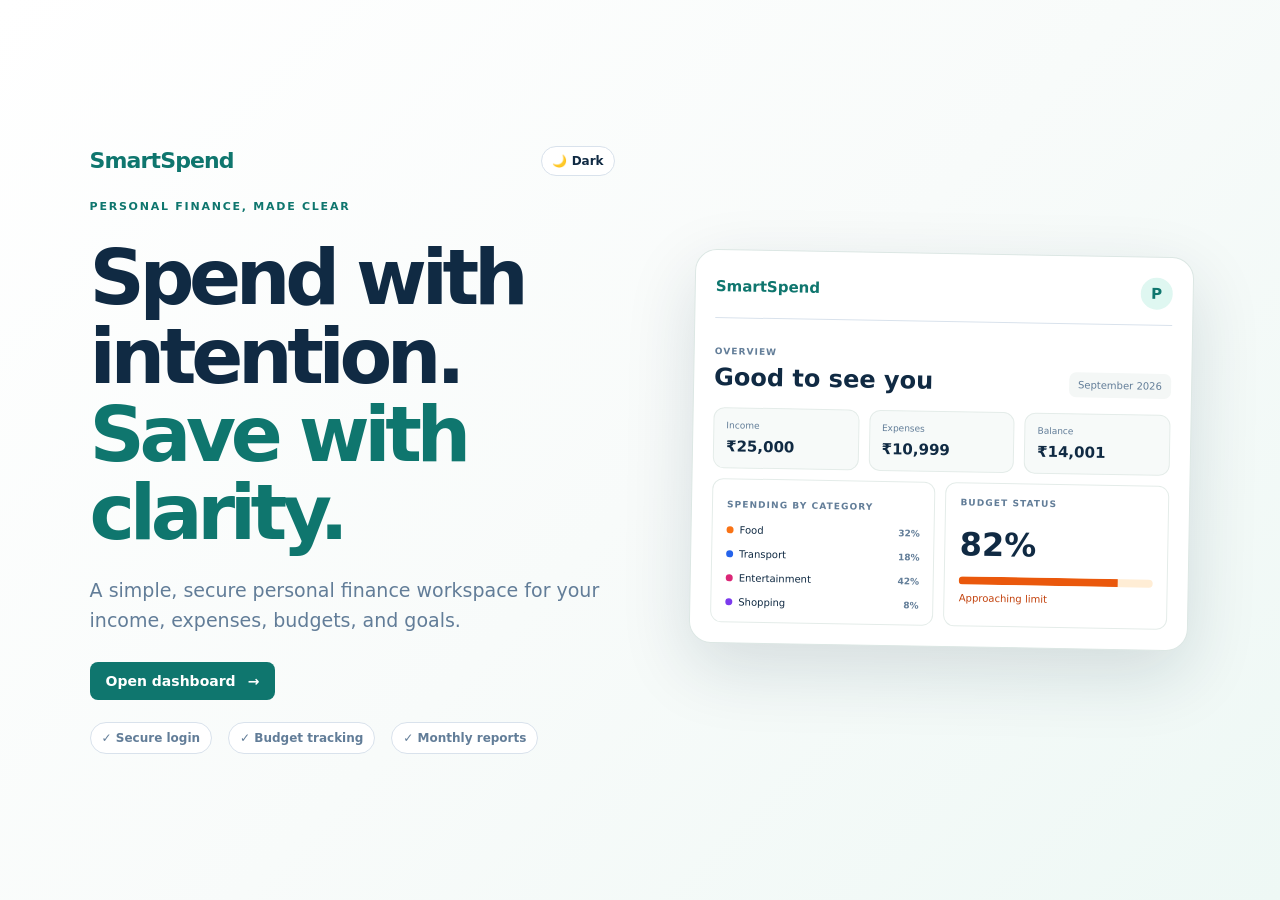
<file: frontend/index.html>
<!doctype html><html><head><meta charset="utf-8"><meta name="viewport" content="width=device-width,initial-scale=1"><title>SmartSpend</title><link rel="icon" href="favicon.svg" type="image/svg+xml"><link rel="stylesheet" href="css/style.css"></head><body><main class="hero"><section class="hero-copy"><div class="hero-actions"><span class="brand">SmartSpend</span><button class="theme-toggle" id="themeToggle" type="button">🌙 Dark</button></div><p class="hero-kicker">PERSONAL FINANCE, MADE CLEAR</p><h1>Spend with intention.<br><em>Save with clarity.</em></h1><p>A simple, secure personal finance workspace for your income, expenses, budgets, and goals.</p><a class="button" href="login.html">Open dashboard <span>→</span></a><div class="hero-trust"><span>✓ Secure login</span><span>✓ Budget tracking</span><span>✓ Monthly reports</span></div></section><section class="hero-preview" aria-label="SmartSpend dashboard preview"><div class="preview-window"><div class="preview-top"><span class="preview-brand">SmartSpend</span><span class="preview-avatar">P</span></div><div class="preview-title"><div><small>OVERVIEW</small><h2>Good to see you</h2></div><span class="preview-month">September 2026</span></div><div class="preview-metrics"><div><small>Income</small><b>₹25,000</b></div><div><small>Expenses</small><b>₹10,999</b></div><div><small>Balance</small><b>₹14,001</b></div></div><div class="preview-grid"><div class="preview-panel"><small>SPENDING BY CATEGORY</small><div class="preview-bar"><span><i class="dot food"></i>Food</span><b>32%</b></div><div class="preview-bar"><span><i class="dot transport"></i>Transport</span><b>18%</b></div><div class="preview-bar"><span><i class="dot entertainment"></i>Entertainment</span><b>42%</b></div><div class="preview-bar"><span><i class="dot shopping"></i>Shopping</span><b>8%</b></div></div><div class="preview-panel budget-preview"><small>BUDGET STATUS</small><strong>82%</strong><div class="budget-track"><i></i></div><span>Approaching limit</span></div></div></div></section></main></body></html>
</file>
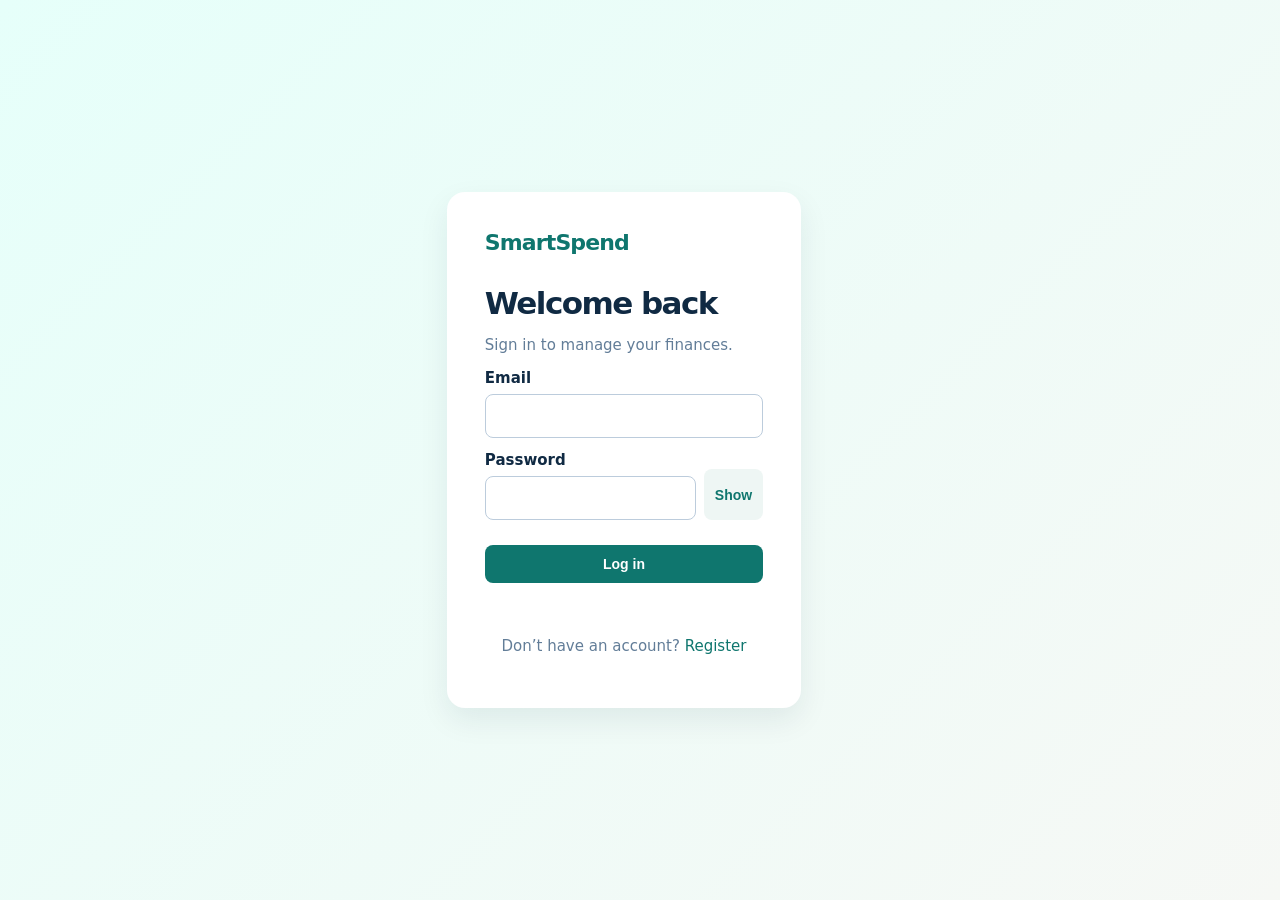
<file: frontend/admin-audit-logs.html>
<!doctype html><html><head><meta charset="utf-8"><meta name="viewport" content="width=device-width"><title>SmartSpend - Audit Logs</title><link rel="icon" href="favicon.svg" type="image/svg+xml"><link rel="stylesheet" href="css/style.css"></head><body><header><span class="brand">SmartSpend Admin</span><nav><a href="admin.html">Overview</a><a href="admin-users.html">Users</a><a href="admin-audit-logs.html">Audit logs</a></nav></header><main class="page"><h1>Audit logs</h1><section id="app" class="card"></section></main><script src="js/config.js"></script><script src="js/app.js"></script></body></html>
</file>
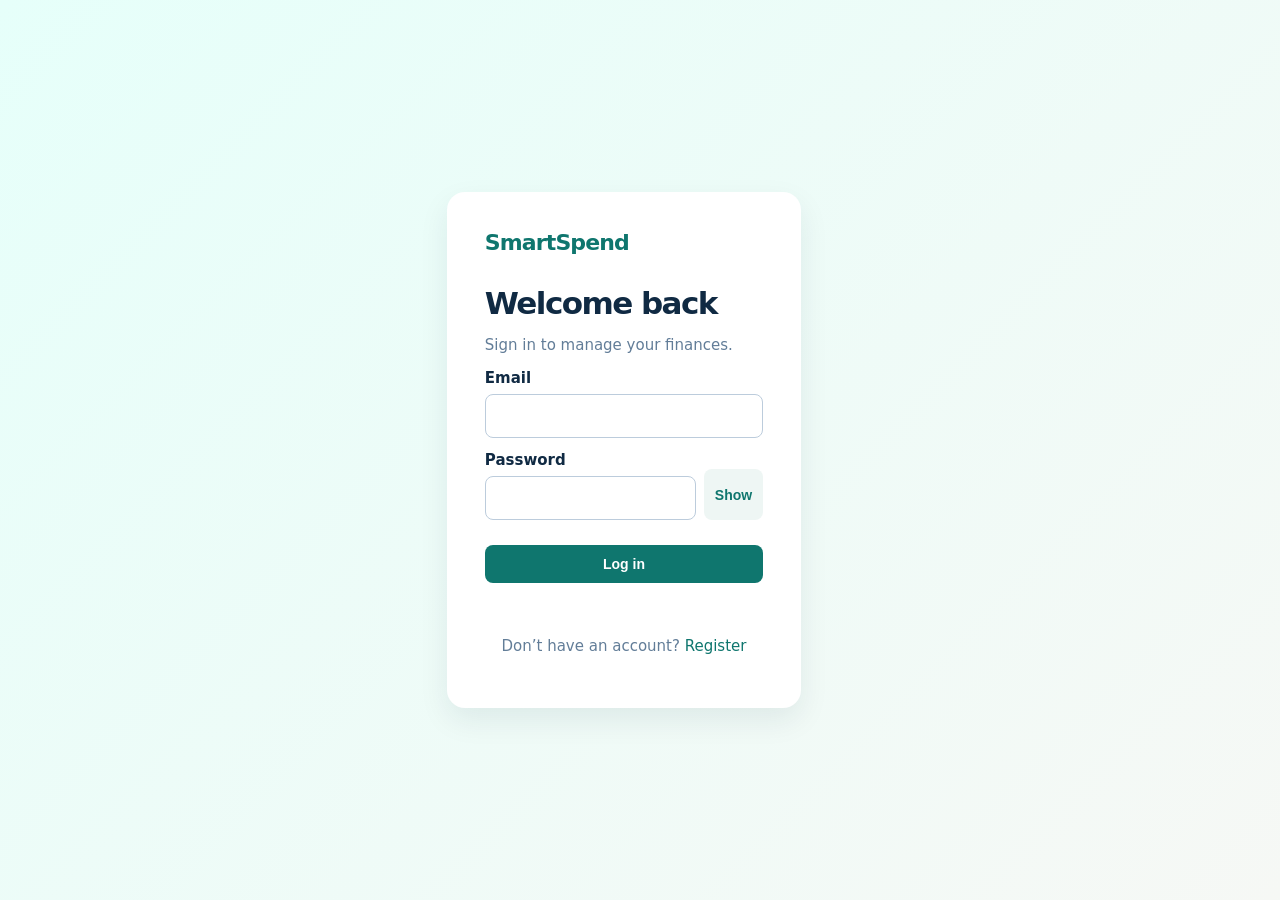
<file: frontend/admin-user-dashboard.html>
<!doctype html><html><head><meta charset="utf-8"><meta name="viewport" content="width=device-width,initial-scale=1"><title>SmartSpend - User Dashboard</title><link rel="icon" href="favicon.svg" type="image/svg+xml"><link rel="stylesheet" href="css/style.css"></head><body><header><span class="brand">SmartSpend Admin</span><nav></nav></header><main class="page"><div id="app"></div></main><script src="js/config.js"></script><script src="js/app.js"></script></body></html>
</file>
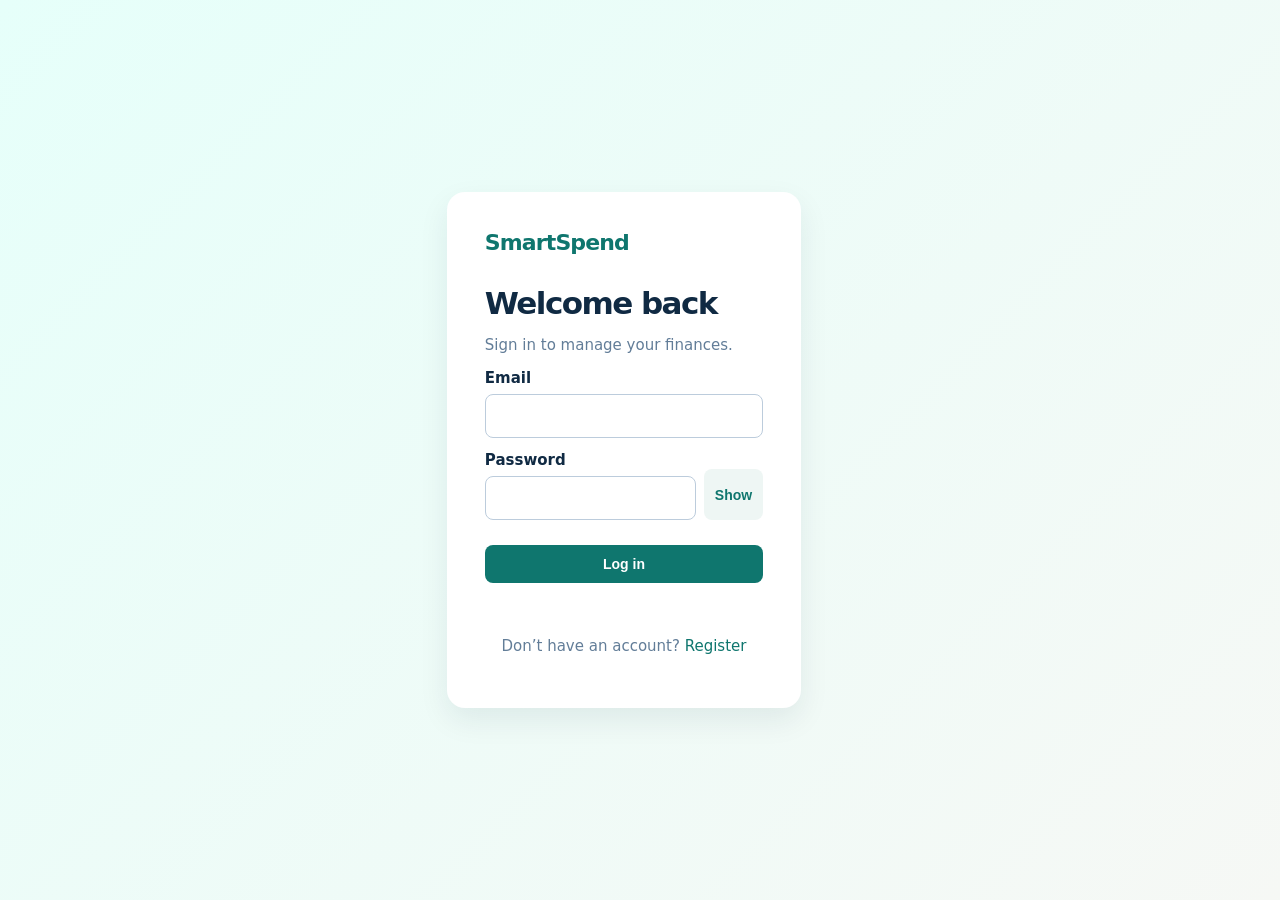
<file: frontend/admin-users.html>
<!doctype html><html><head><meta charset="utf-8"><meta name="viewport" content="width=device-width"><title>SmartSpend - Admin Users</title><link rel="icon" href="favicon.svg" type="image/svg+xml"><link rel="stylesheet" href="css/style.css"></head><body><header><span class="brand">SmartSpend Admin</span><nav><a href="admin.html">Overview</a><a href="admin-users.html">Users</a><a href="admin-audit-logs.html">Audit logs</a></nav></header><main class="page"><h1>User management</h1><section id="app" class="card"></section></main><script src="js/config.js"></script><script src="js/app.js"></script></body></html>
</file>
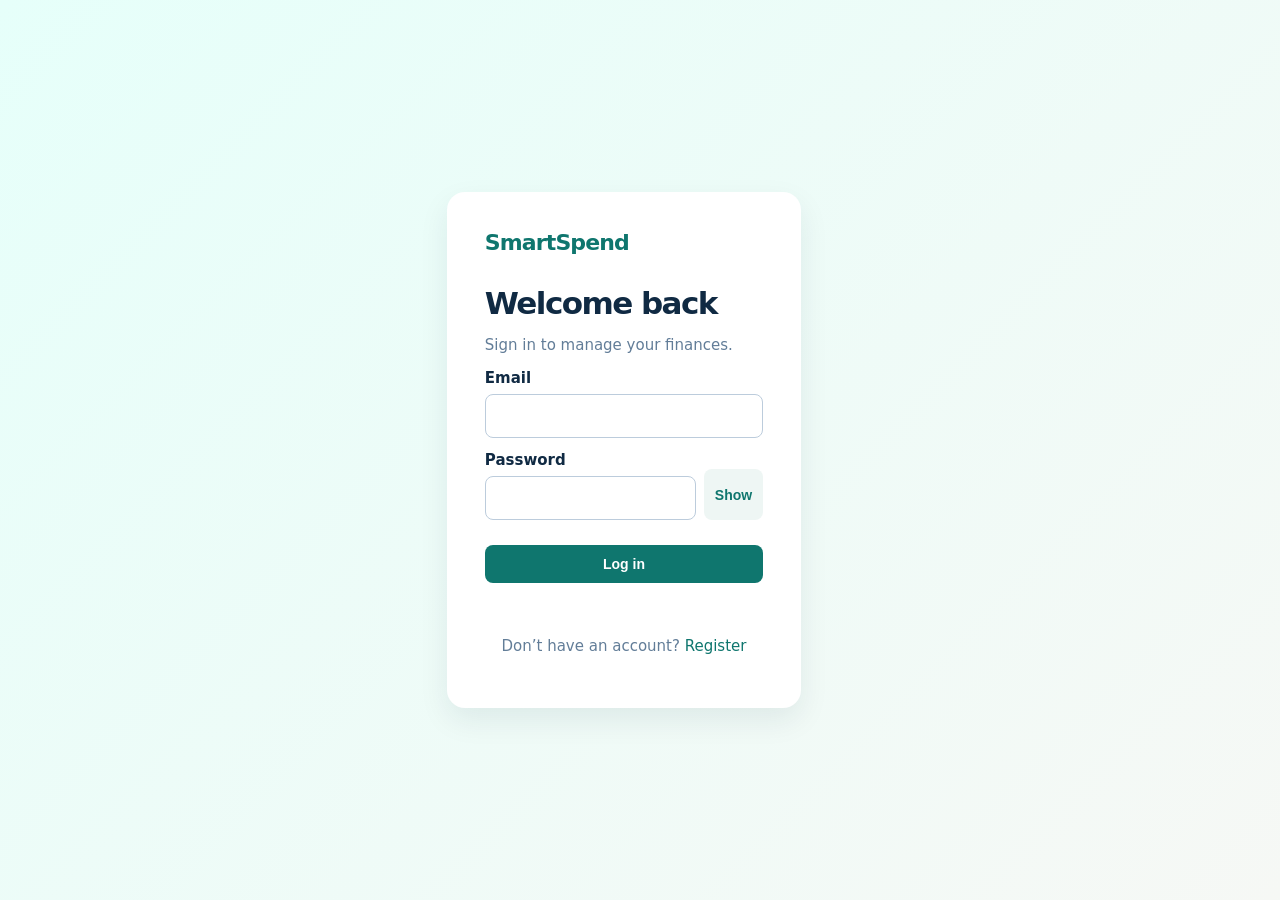
<file: frontend/admin.html>
<!doctype html><html><head><meta charset="utf-8"><meta name="viewport" content="width=device-width"><title>SmartSpend - admin</title><link rel="icon" href="favicon.svg" type="image/svg+xml"><link rel="stylesheet" href="css/style.css"></head><body><header><span class="brand">SmartSpend</span><nav><a href="dashboard.html">Dashboard</a><a href="expenses.html">Expenses</a><a href="income.html">Income</a><a href="budgets.html">Budgets</a><a href="reports.html">Reports</a><a href="profile.html">Profile</a></nav></header><main class="page"><h1>Admin</h1><section class="card"><div id="app"></div></section></main><script src="js/config.js"></script><script src="js/app.js"></script></body></html>
</file>
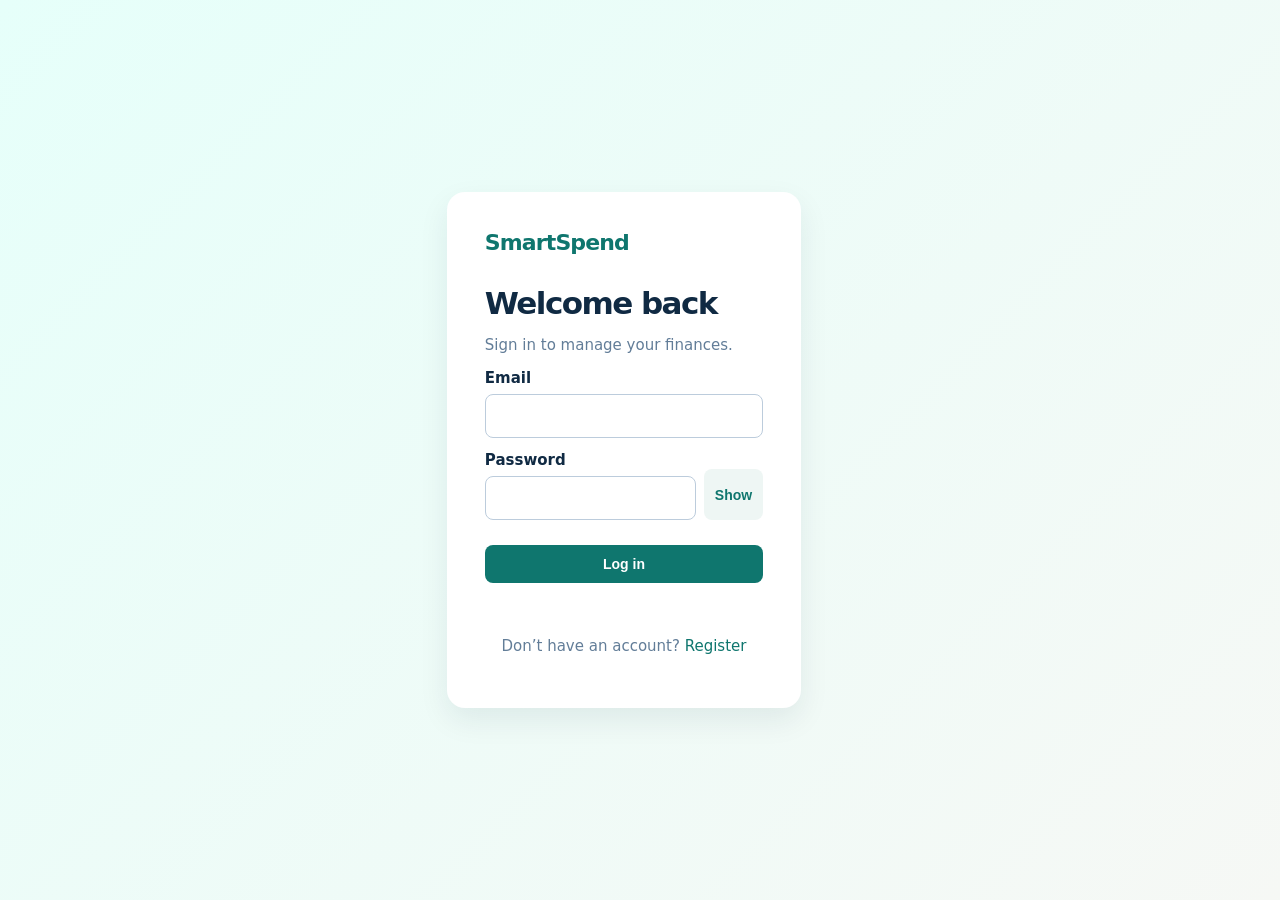
<file: frontend/budgets.html>
<!doctype html><html><head><meta charset="utf-8"><meta name="viewport" content="width=device-width"><title>SmartSpend - budgets</title><link rel="icon" href="favicon.svg" type="image/svg+xml"><link rel="stylesheet" href="css/style.css"></head><body><header><span class="brand">SmartSpend</span><nav><a href="dashboard.html">Dashboard</a><a href="expenses.html">Expenses</a><a href="income.html">Income</a><a href="budgets.html">Budgets</a><a href="reports.html">Reports</a><a href="profile.html">Profile</a></nav></header><main class="page"><h1>Budgets</h1><section class="card"><div id="app"></div></section></main><script src="js/config.js"></script><script src="js/app.js"></script></body></html>
</file>
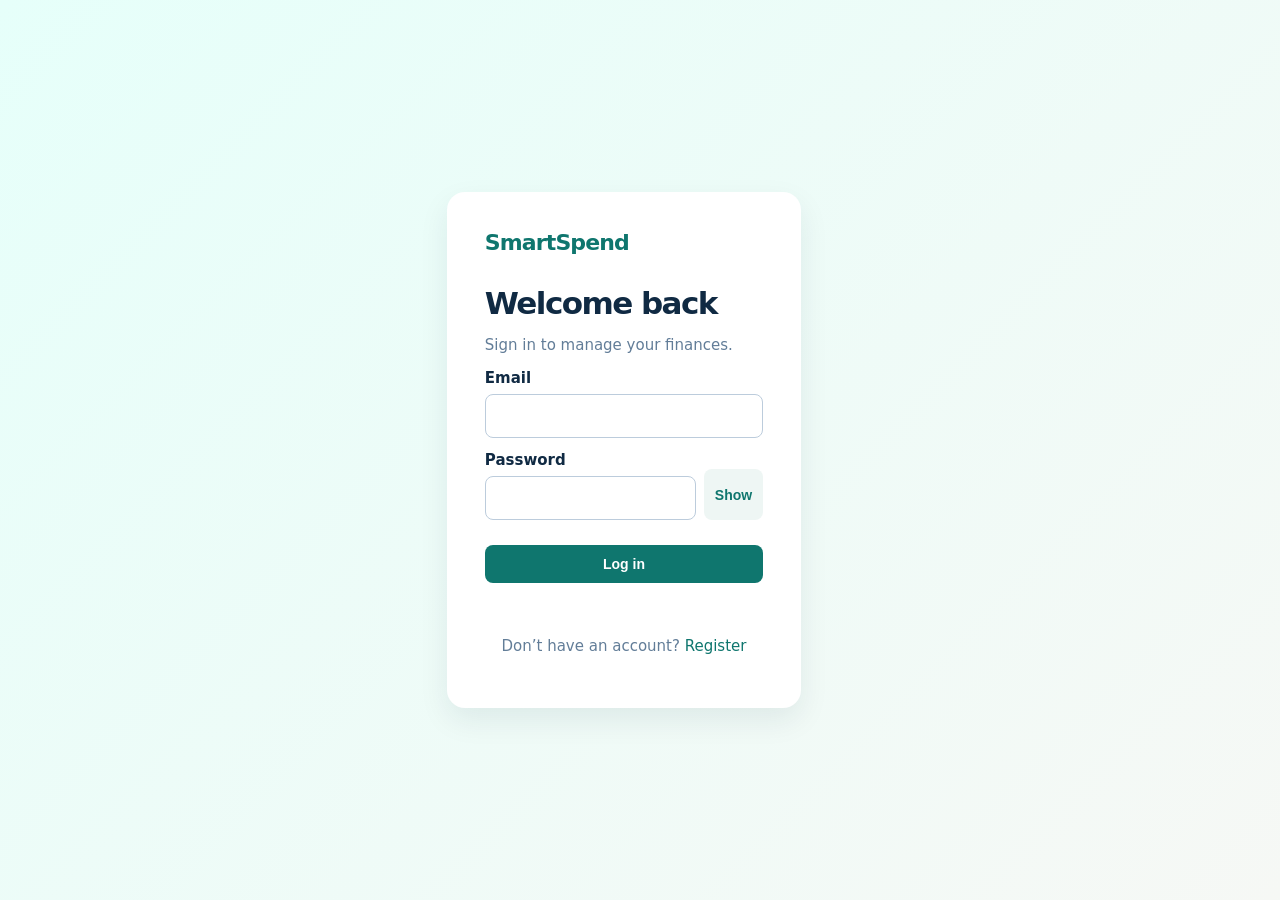
<file: frontend/categories.html>
<!doctype html><html><head><meta charset="utf-8"><meta name="viewport" content="width=device-width"><title>SmartSpend - Categories</title><link rel="icon" href="favicon.svg" type="image/svg+xml"><link rel="stylesheet" href="css/style.css"></head><body><header><span class="brand">SmartSpend</span><nav><a href="dashboard.html">Dashboard</a><a href="expenses.html">Expenses</a><a href="income.html">Income</a><a href="budgets.html">Budgets</a><a href="categories.html">Categories</a><a href="notifications.html">Notifications</a><a href="reports.html">Reports</a><a href="profile.html">Profile</a></nav></header><main class="page"><h1>Categories</h1><section id="app" class="card"></section></main><script src="js/config.js"></script><script src="js/app.js"></script></body></html>
</file>
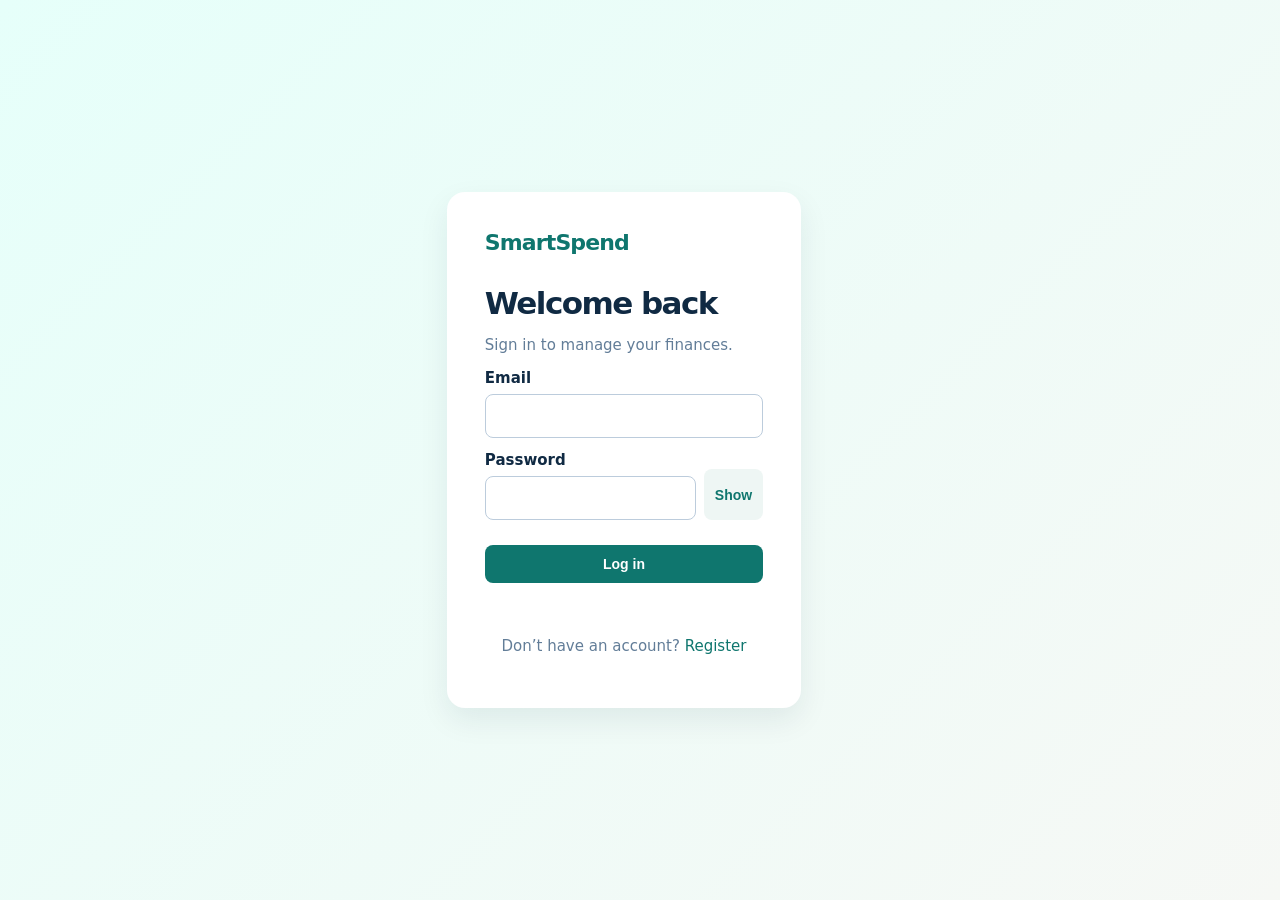
<file: frontend/dashboard.html>
<!doctype html><html><head><meta charset="utf-8"><meta name="viewport" content="width=device-width"><title>SmartSpend - dashboard</title><link rel="icon" href="favicon.svg" type="image/svg+xml"><link rel="stylesheet" href="css/style.css"></head><body><header><span class="brand">SmartSpend</span><nav><a href="dashboard.html">Dashboard</a><a href="expenses.html">Expenses</a><a href="income.html">Income</a><a href="budgets.html">Budgets</a><a href="reports.html">Reports</a><a href="profile.html">Profile</a></nav></header><main class="page"><h1>Dashboard</h1><section class="card"><div id="app"></div></section></main><script src="js/config.js"></script><script src="js/app.js"></script></body></html>
</file>
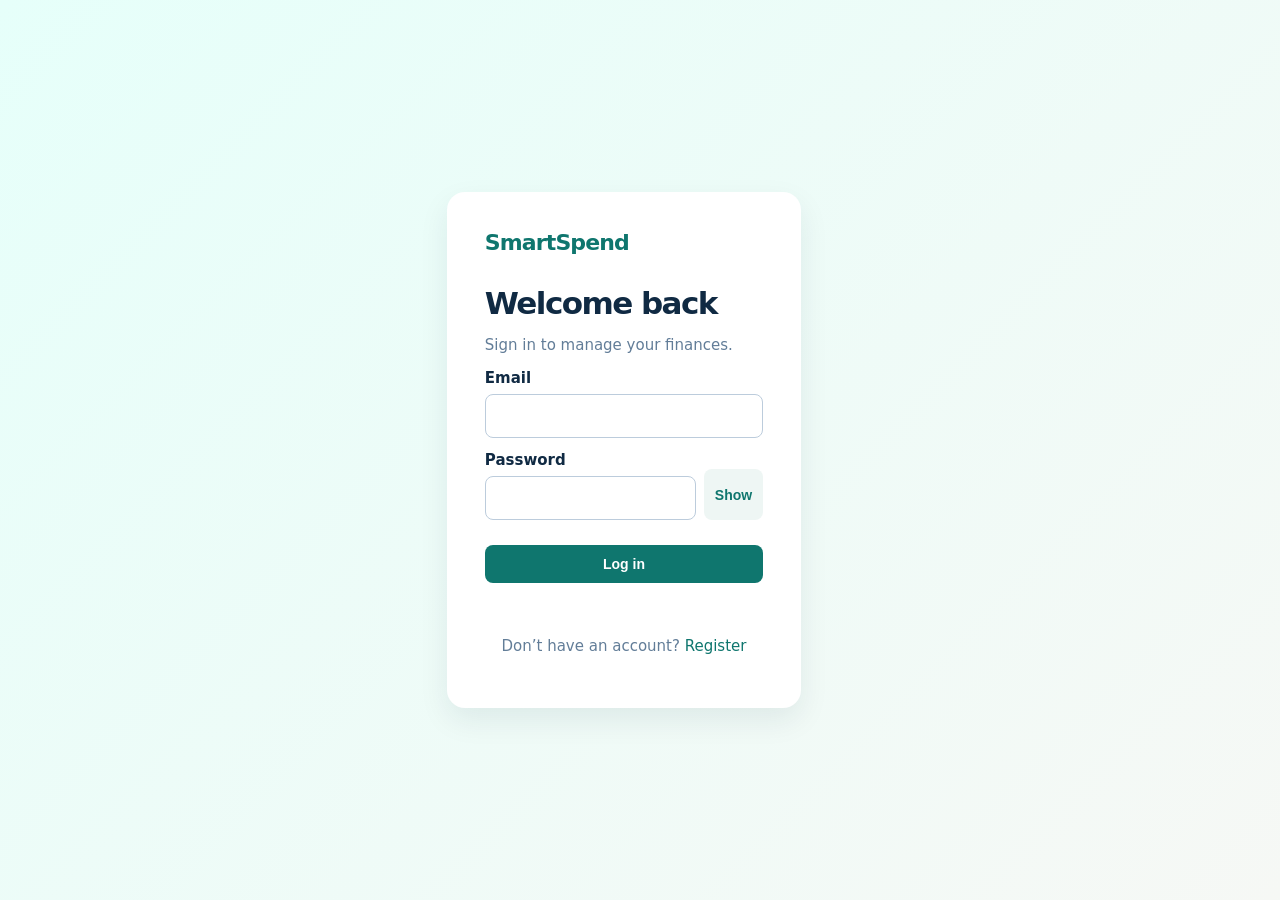
<file: frontend/expenses.html>
<!doctype html><html><head><meta charset="utf-8"><meta name="viewport" content="width=device-width"><title>SmartSpend - expenses</title><link rel="icon" href="favicon.svg" type="image/svg+xml"><link rel="stylesheet" href="css/style.css"></head><body><header><span class="brand">SmartSpend</span><nav><a href="dashboard.html">Dashboard</a><a href="expenses.html">Expenses</a><a href="income.html">Income</a><a href="budgets.html">Budgets</a><a href="reports.html">Reports</a><a href="profile.html">Profile</a></nav></header><main class="page"><h1>Expenses</h1><section class="card"><div id="app"></div></section></main><script src="js/config.js"></script><script src="js/app.js"></script></body></html>
</file>
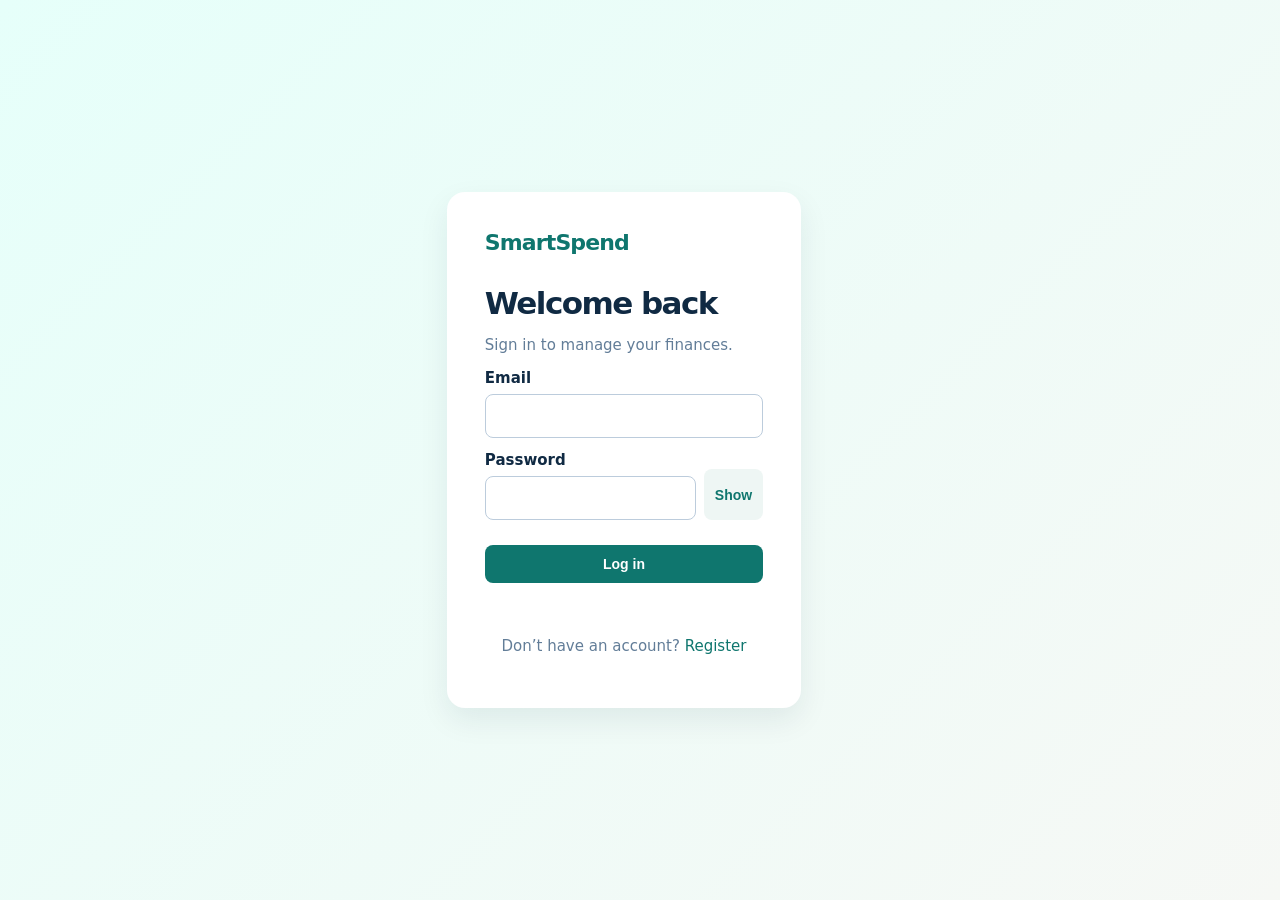
<file: frontend/income.html>
<!doctype html><html><head><meta charset="utf-8"><meta name="viewport" content="width=device-width"><title>SmartSpend - income</title><link rel="icon" href="favicon.svg" type="image/svg+xml"><link rel="stylesheet" href="css/style.css"></head><body><header><span class="brand">SmartSpend</span><nav><a href="dashboard.html">Dashboard</a><a href="expenses.html">Expenses</a><a href="income.html">Income</a><a href="budgets.html">Budgets</a><a href="reports.html">Reports</a><a href="profile.html">Profile</a></nav></header><main class="page"><h1>Income</h1><section class="card"><div id="app"></div></section></main><script src="js/config.js"></script><script src="js/app.js"></script></body></html>
</file>
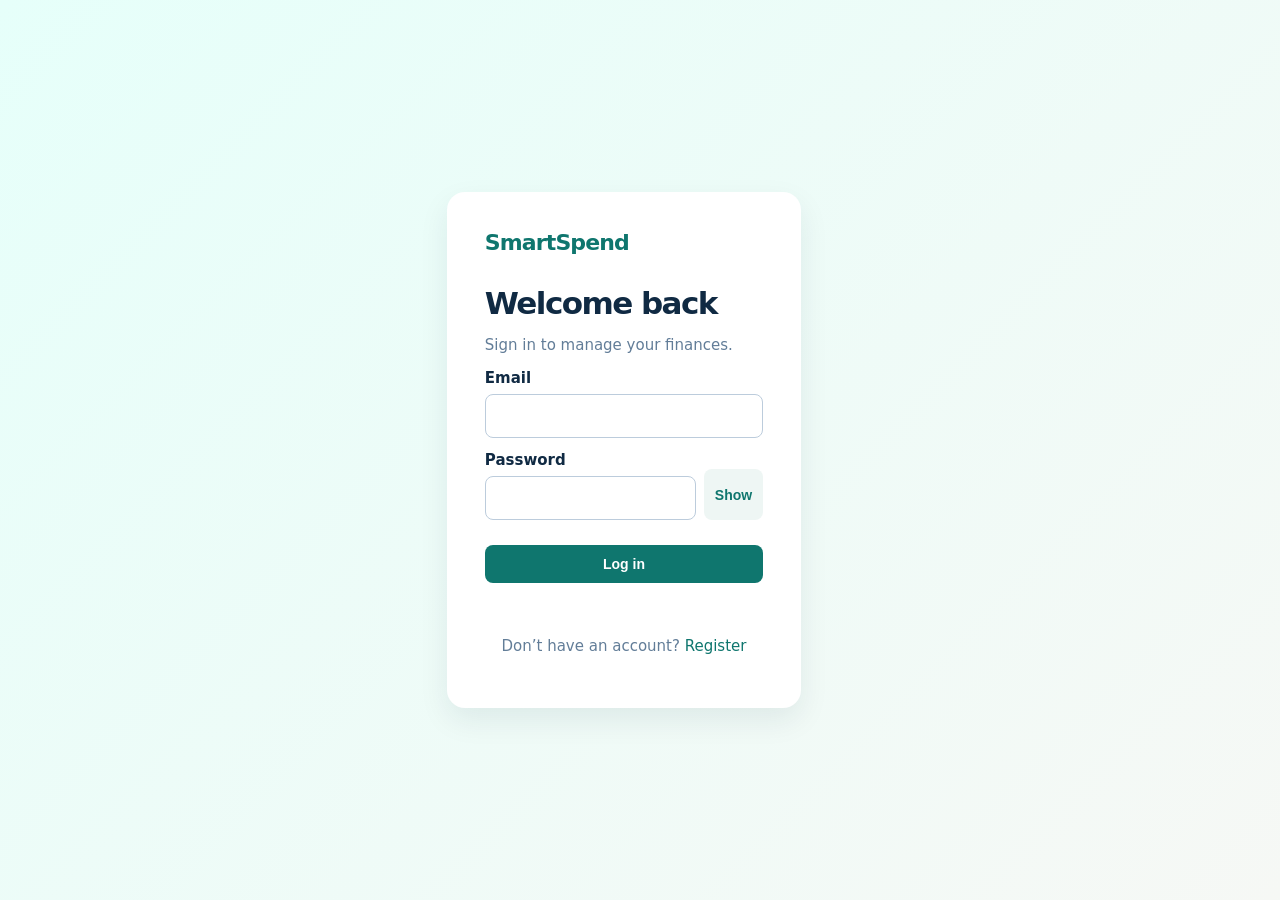
<file: frontend/login.html>
<!doctype html><html lang="en"><head><meta charset="utf-8"><meta name="viewport" content="width=device-width,initial-scale=1"><title>SmartSpend | Login</title><link rel="icon" href="favicon.svg" type="image/svg+xml"><link rel="stylesheet" href="css/style.css"></head><body class="auth-page"><main id="app"></main><script src="js/config.js"></script><script src="js/app.js"></script></body></html>
</file>
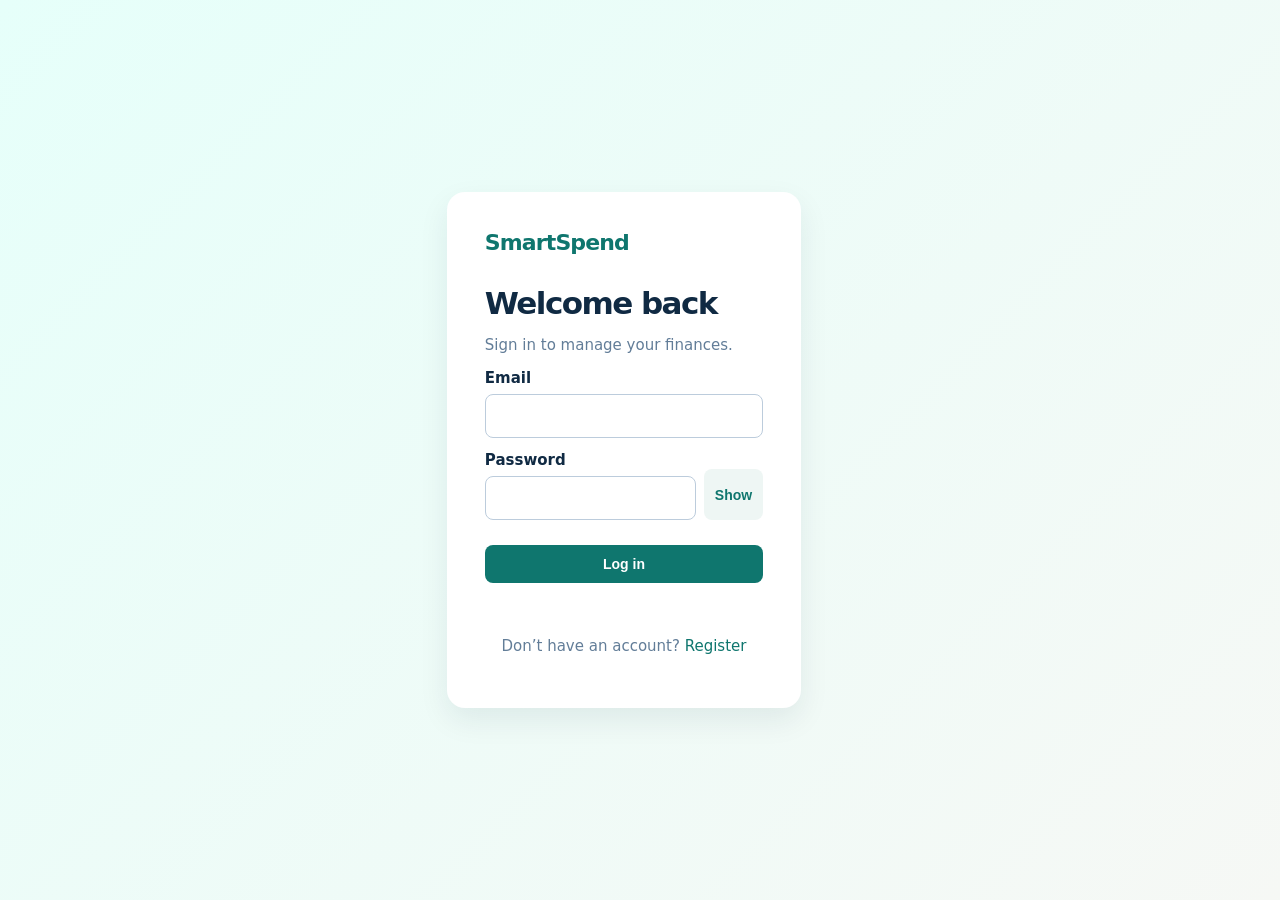
<file: frontend/notifications.html>
<!doctype html><html><head><meta charset="utf-8"><meta name="viewport" content="width=device-width"><title>SmartSpend - notifications</title><link rel="icon" href="favicon.svg" type="image/svg+xml"><link rel="stylesheet" href="css/style.css"></head><body><header><span class="brand">SmartSpend</span><nav><a href="dashboard.html">Dashboard</a><a href="expenses.html">Expenses</a><a href="income.html">Income</a><a href="budgets.html">Budgets</a><a href="reports.html">Reports</a><a href="profile.html">Profile</a></nav></header><main class="page"><h1>Notifications</h1><section class="card"><div id="app"></div></section></main><script src="js/config.js"></script><script src="js/app.js"></script></body></html>
</file>
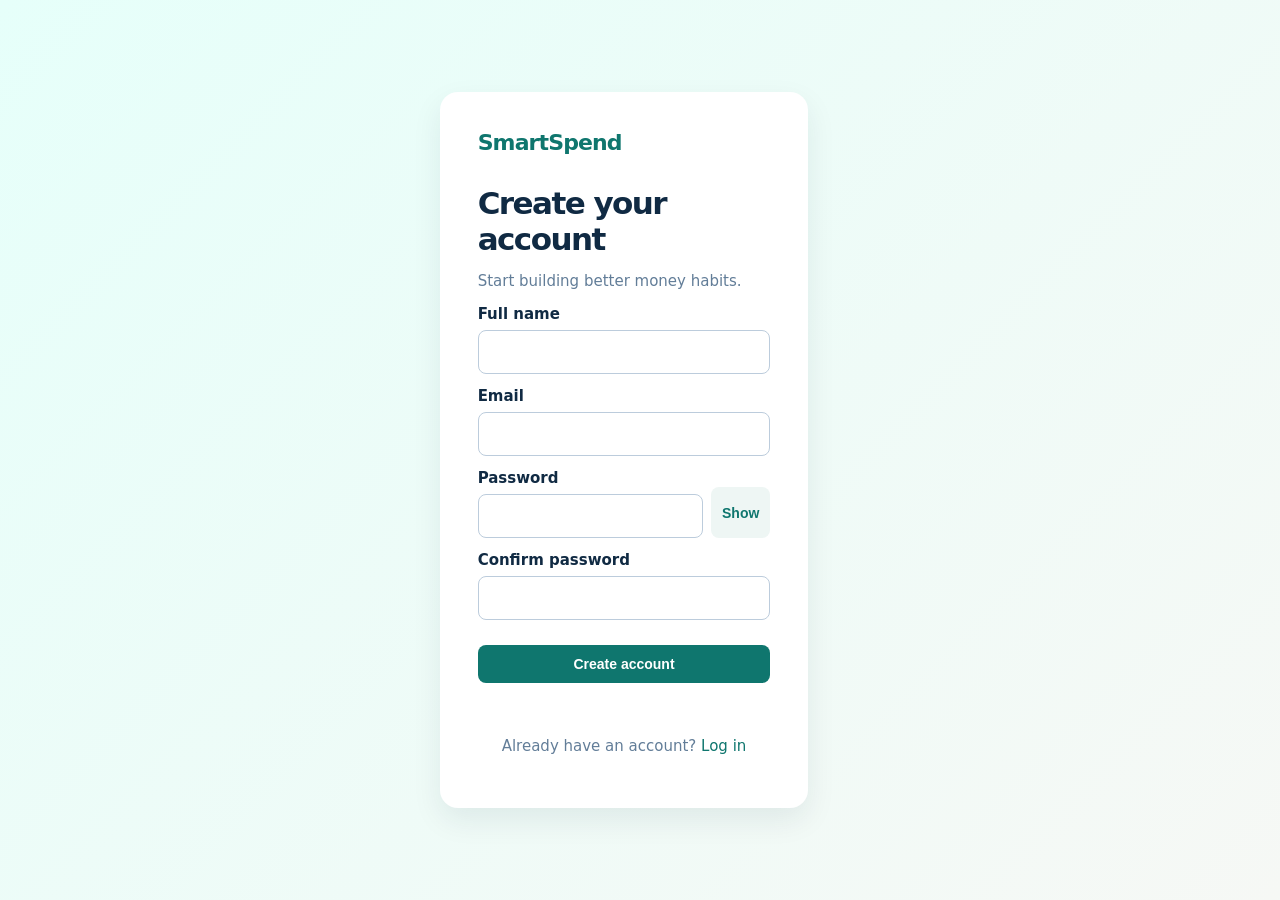
<file: frontend/register.html>
<!doctype html><html lang="en"><head><meta charset="utf-8"><meta name="viewport" content="width=device-width,initial-scale=1"><title>SmartSpend | Register</title><link rel="icon" href="favicon.svg" type="image/svg+xml"><link rel="stylesheet" href="css/style.css"></head><body class="auth-page"><main id="app"></main><script src="js/config.js"></script><script src="js/app.js"></script></body></html>
</file>
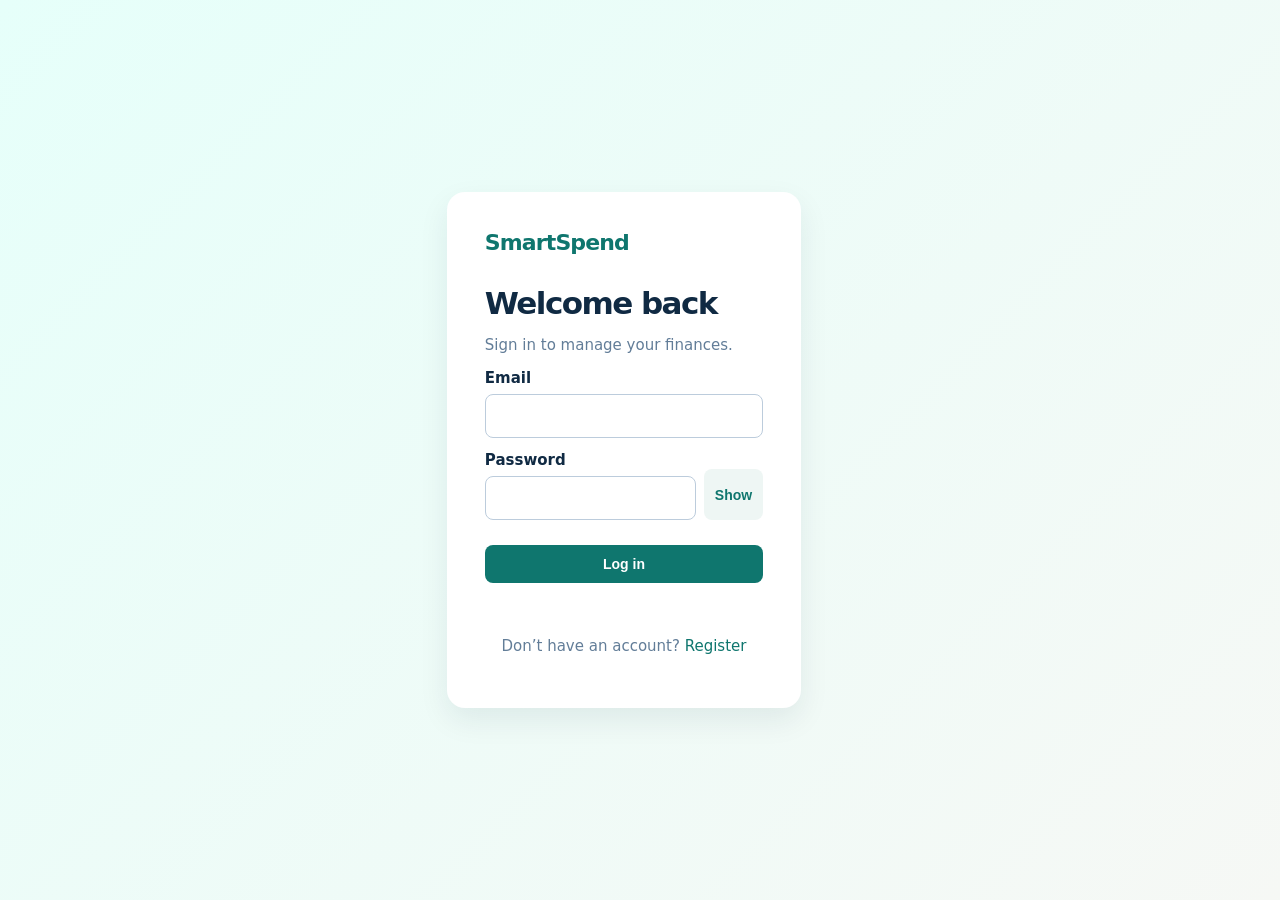
<file: frontend/reports.html>
<!doctype html><html><head><meta charset="utf-8"><meta name="viewport" content="width=device-width"><title>SmartSpend - reports</title><link rel="icon" href="favicon.svg" type="image/svg+xml"><link rel="stylesheet" href="css/style.css"></head><body><header><span class="brand">SmartSpend</span><nav><a href="dashboard.html">Dashboard</a><a href="expenses.html">Expenses</a><a href="income.html">Income</a><a href="budgets.html">Budgets</a><a href="reports.html">Reports</a><a href="profile.html">Profile</a></nav></header><main class="page"><h1>Reports</h1><section class="card"><div id="app"></div></section></main><script src="js/config.js"></script><script src="js/app.js"></script></body></html>
</file>
<file: frontend/css/style.css>
:root{--navy:#102a43;--teal:#0f766e;--teal-light:#ccfbf1;--cream:#f6f8f5;--white:#fff;--muted:#627d98;--line:#d9e2ec;--red:#b42318;--amber:#b54708;--shadow:0 12px 30px rgba(16,42,67,.08)}*{box-sizing:border-box}body{margin:0;background:var(--cream);color:var(--navy);font:15px Inter,ui-sans-serif,system-ui,-apple-system,BlinkMacSystemFont,"Segoe UI",sans-serif}a{color:var(--teal);text-decoration:none}header{height:72px;padding:0 5%;display:flex;align-items:center;justify-content:space-between;background:var(--white);border-bottom:1px solid var(--line);position:sticky;top:0;z-index:3}.brand,.auth-brand{font-size:22px;font-weight:850;letter-spacing:-.04em;color:var(--teal)}nav{display:flex;align-items:center;gap:18px}nav a{color:var(--navy);font-size:13px;font-weight:650}nav a:hover{color:var(--teal)}.hero{min-height:100vh;padding:12vh 12%;max-width:900px;background:var(--white)}.hero h1{font-size:68px;line-height:1.02;letter-spacing:-.07em;margin:80px 0 20px}.hero em{color:var(--teal);font-style:normal}.hero p{max-width:510px;color:var(--muted);font-size:19px;line-height:1.6}.button,.primary,.secondary,.ghost,.small,.icon-button{border:0;border-radius:8px;padding:11px 16px;cursor:pointer;font-weight:700;font-size:14px}.button,.primary{background:var(--teal);color:var(--white)}.secondary{background:var(--teal-light);color:var(--teal)}.ghost{background:transparent;color:var(--muted);border:1px solid var(--line)}.small{padding:7px 10px;background:var(--teal-light);color:var(--teal);font-size:12px}.danger{color:var(--red)!important}.page{max-width:1200px;margin:0 auto;padding:42px 28px 70px}.page h1{font-size:38px;letter-spacing:-.05em;margin:5px 0 10px}.page-heading{display:flex;align-items:center;justify-content:space-between;margin-bottom:26px}.eyebrow{color:var(--teal);font-size:12px;font-weight:800;text-transform:uppercase;letter-spacing:.14em;margin:0}.muted{color:var(--muted)}.metrics{display:grid;grid-template-columns:repeat(5,1fr);gap:15px;margin:20px 0}.metric-card{background:var(--white);border:1px solid var(--line);border-radius:14px;padding:19px;box-shadow:var(--shadow)}.metric-card span{display:block;color:var(--muted);font-size:12px;font-weight:700}.metric-card strong{display:block;color:var(--teal);font-size:25px;margin-top:12px;letter-spacing:-.04em}.split{display:grid;grid-template-columns:1.3fr 1fr;gap:18px;margin:18px 0}.panel,.profile-card{background:var(--white);border:1px solid var(--line);border-radius:14px;padding:24px;box-shadow:var(--shadow)}.panel h2{margin:0 0 18px;font-size:18px}.bar-row{display:grid;grid-template-columns:110px 1fr 90px;align-items:center;gap:12px;margin:15px 0;font-size:13px}.bar{height:9px;background:#e6fffa;border-radius:10px;overflow:hidden}.bar i{display:block;height:100%;background:var(--teal);border-radius:10px}.bar-row b{text-align:right}.mini-stat,.notification-line{display:flex;justify-content:space-between;padding:14px 0;border-bottom:1px solid var(--line)}.mini-stat b{color:var(--teal)}.auth-page{min-height:100vh;display:grid;place-items:center;background:linear-gradient(135deg,#e6fffa,var(--cream))}.auth-card{background:var(--white);width:min(440px,calc(100% - 32px));padding:38px;border-radius:18px;box-shadow:var(--shadow)}.auth-card h1{font-size:31px;letter-spacing:-.05em;margin:30px 0 6px}.auth-link{text-align:center;color:var(--muted);margin-top:22px}.wide{width:100%;margin-top:12px}.password-wrap{display:flex;gap:8px}.password-wrap input{flex:1}.icon-button{background:#eef6f4;color:var(--teal);padding:0 11px}.inline-form{display:flex;gap:12px;align-items:end;flex-wrap:wrap}.inline-form label{flex:1;min-width:150px}label{display:block;color:var(--navy);font-weight:750;margin:13px 0}input,select{display:block;width:100%;padding:12px;margin-top:7px;border:1px solid #bcccdc;border-radius:8px;background:#fff;color:var(--navy);font:inherit}input:focus,select:focus{outline:3px solid #ccfbf1;border-color:var(--teal)}.filters{display:grid;grid-template-columns:repeat(5,1fr);gap:10px;align-items:end;margin-bottom:18px}.filters input,.filters select{margin:0}table{width:100%;border-collapse:collapse;font-size:13px}th,td{text-align:left;padding:14px 10px;border-bottom:1px solid var(--line)}th{color:var(--muted);font-size:11px;text-transform:uppercase;letter-spacing:.05em}.message{min-height:20px;margin:12px 0 0;font-size:13px}.message.error{color:var(--red)}.message.success{color:var(--teal)}.loading,.empty{text-align:center;color:var(--muted);padding:45px}.alert{padding:14px;margin:10px 0;border-left:4px solid var(--teal);background:#f0fdfa;border-radius:7px}.alert.WARNING{border-color:var(--amber);background:#fff7ed}.alert.DANGER{border-color:var(--red);background:#fff1f2}.badge{display:inline-block;padding:5px 8px;border-radius:20px;font-size:11px;font-weight:800}.badge.SAFE{background:var(--teal-light);color:var(--teal)}.badge.WARNING{background:#ffedd5;color:var(--amber)}.badge.EXCEEDED,.badge.DANGER{background:#fee2e2;color:var(--red)}.notification-card{display:flex;justify-content:space-between;align-items:center;padding:17px 0;border-bottom:1px solid var(--line)}.notification-card p{margin:6px 0}.notification-card small{color:var(--muted)}.notification-card.unread{border-left:3px solid var(--teal);padding-left:12px}.category-grid{display:grid;grid-template-columns:repeat(3,1fr);gap:16px}.category-card{background:var(--white);border:1px solid var(--line);border-radius:12px;padding:18px;display:flex;align-items:center;gap:12px;box-shadow:var(--shadow)}.category-card i{width:12px;height:12px;border-radius:50%}.category-card button{margin-left:auto}.avatar{width:64px;height:64px;display:grid;place-items:center;border-radius:50%;background:var(--teal-light);color:var(--teal);font-size:28px;font-weight:800}.profile-card{max-width:520px}.profile-card dl{display:grid;grid-template-columns:1fr 2fr;border-top:1px solid var(--line);margin-top:25px;padding-top:15px}.profile-card dt,.profile-card dd{margin:8px 0}.profile-card dt{color:var(--muted)}.admin-links{display:flex;gap:15px;margin-top:20px}.admin-links a{background:var(--white);padding:20px;border:1px solid var(--line);border-radius:12px;box-shadow:var(--shadow);font-weight:750}@media(max-width:1000px){.metrics{grid-template-columns:repeat(3,1fr)}.filters{grid-template-columns:repeat(3,1fr)}}@media(max-width:700px){header{height:auto;padding:18px 5%;display:block}nav{margin-top:15px;gap:10px;flex-wrap:wrap}.page{padding:28px 15px}.page-heading{display:block}.page-heading button{margin-top:15px}.metrics,.split{grid-template-columns:1fr}.category-grid{grid-template-columns:1fr}.filters{grid-template-columns:1fr}.panel{padding:17px;overflow-x:auto}table{min-width:620px}.hero h1{font-size:48px}.auth-card{padding:28px}}
/* Final UI polish: preserves the existing SmartSpend visual language. */
.dashboard-metrics .metric-card{position:relative;overflow:hidden;padding-top:22px}
.dashboard-metrics .metric-card::before{content:"";position:absolute;left:0;top:0;right:0;height:4px;background:var(--teal)}
.dashboard-metrics .metric-card:nth-child(1)::before{background:#16a34a}.dashboard-metrics .metric-card:nth-child(2)::before{background:#ea580c}.dashboard-metrics .metric-card:nth-child(3)::before{background:#2563eb}.dashboard-metrics .metric-card:nth-child(4)::before{background:#7c3aed}.dashboard-metrics .metric-card:nth-child(5)::before{background:#0f766e}
.dashboard-metrics .metric-card strong{color:var(--navy)}
.dashboard-category,.dashboard-month,.dashboard-insights,.dashboard-notifications{min-height:240px}
.category-dot{display:inline-block;width:9px;height:9px;border-radius:50%;margin-right:7px}
.category-card{border-top:3px solid var(--category-accent,#0f766e);transition:transform .18s ease,box-shadow .18s ease}.category-card:hover{transform:translateY(-2px);box-shadow:0 16px 34px rgba(16,42,67,.12)}
.badge.SAFE{background:#dcfce7;color:#15803d}.badge.WARNING{background:#ffedd5;color:#c2410c}.badge.EXCEEDED{background:#fee2e2;color:#b91c1c}
.notification-card{border-left:3px solid var(--teal);padding-left:14px;border-radius:6px;margin:4px 0}.notification-card.tone-danger{border-left-color:#dc2626;background:#fff7f7}.notification-card.tone-warning{border-left-color:#ea580c;background:#fffaf3}.notification-card.tone-success{border-left-color:#16a34a;background:#f5fff7}.notification-card.tone-info{border-left-color:#4f46e5;background:#f8f8ff}.notification-card.unread{box-shadow:inset 0 0 0 1px rgba(15,118,110,.18);font-weight:600}
@media(min-width:1001px){.dashboard-metrics{grid-template-columns:repeat(5,minmax(0,1fr));gap:18px}.dashboard-metrics+.split{grid-template-columns:minmax(0,1.35fr) minmax(300px,.85fr)}.dashboard-metrics~.split:last-child{grid-template-columns:minmax(0,1fr) minmax(0,1fr)}}
@media(max-width:700px){.dashboard-metrics{grid-template-columns:repeat(2,minmax(0,1fr))}.dashboard-metrics .metric-card:last-child{grid-column:1/-1}}
/* Final SmartSpend polish */
.hero{max-width:none;min-height:100vh;padding:7vh 7%;display:grid;grid-template-columns:minmax(0,1fr) minmax(420px,.95fr);gap:7%;align-items:center;background:linear-gradient(135deg,#ffffff 0%,#f8fbfa 52%,#eef8f5 100%)}.hero-copy{max-width:700px}.hero-kicker{margin:22px 0 0!important;color:var(--teal)!important;font-size:11px!important;font-weight:850!important;letter-spacing:.16em!important}.hero h1{font-size:clamp(52px,6vw,78px);margin:24px 0 22px}.hero .button{display:inline-flex;gap:12px;align-items:center;margin-top:8px}.hero-trust{display:flex;flex-wrap:wrap;gap:16px;margin-top:22px;color:var(--muted);font-size:12px;font-weight:700}.hero-trust span{background:#fff;border:1px solid var(--line);padding:8px 11px;border-radius:999px}.hero-preview{display:flex;justify-content:center}.preview-window{width:min(590px,100%);background:#fff;border:1px solid #dce7e4;border-radius:22px;padding:20px;box-shadow:0 24px 70px rgba(16,42,67,.14);transform:rotate(1deg)}.preview-top,.preview-title,.preview-metrics,.preview-grid{display:flex}.preview-top{justify-content:space-between;align-items:center;border-bottom:1px solid var(--line);padding-bottom:15px}.preview-brand{font-weight:850;color:var(--teal)}.preview-avatar,.table-avatar{width:32px;height:32px;border-radius:50%;display:grid;place-items:center;background:#dff7f1;color:var(--teal);font-weight:800}.preview-title{justify-content:space-between;align-items:end;padding:22px 0 16px}.preview-title small,.preview-panel>small{font-size:9px;letter-spacing:.12em;color:var(--muted);font-weight:800}.preview-title h2{margin:5px 0 0;font-size:24px}.preview-month{font-size:10px;color:var(--muted);background:#f4f7f6;padding:7px 9px;border-radius:7px}.preview-metrics{gap:10px}.preview-metrics>div{flex:1;background:#f7faf9;border:1px solid #e4ece9;border-radius:11px;padding:12px}.preview-metrics small{display:block;color:var(--muted);font-size:9px}.preview-metrics b{display:block;margin-top:7px;font-size:15px}.preview-grid{gap:10px;margin-top:10px}.preview-panel{flex:1;border:1px solid #e4ece9;border-radius:11px;padding:14px}.preview-bar{display:flex;justify-content:space-between;align-items:center;margin-top:13px;font-size:10px}.preview-bar b{font-size:9px;color:var(--muted)}.dot{display:inline-block;width:7px;height:7px;border-radius:50%;margin-right:6px}.food{background:#f97316}.transport{background:#2563eb}.entertainment{background:#db2777}.shopping{background:#7c3aed}.budget-preview{display:flex;flex-direction:column}.budget-preview strong{font-size:32px;margin-top:18px}.budget-preview span{font-size:10px;color:#c2410c;margin-top:8px}.budget-track{height:8px;background:#ffedd5;border-radius:99px;overflow:hidden;margin-top:13px}.budget-track i{display:block;width:82%;height:100%;background:#ea580c}.admin-links{display:grid;grid-template-columns:repeat(3,1fr)}.admin-links a{display:flex;justify-content:space-between}.admin-links a span{font-size:18px}.admin-user-toolbar{display:flex;gap:15px;align-items:center;margin-bottom:18px}.admin-user-toolbar input{max-width:420px;margin:0}.table-wrap{overflow-x:auto}.user-cell{display:flex;align-items:center;gap:10px}.role-pill{display:inline-block;padding:5px 8px;border-radius:999px;background:#eef2ff;color:#4338ca;font-size:10px;font-weight:800}.action-row{display:flex;gap:7px;flex-wrap:wrap}.primary-soft{background:#e0f2fe;color:#0369a1}.user-profile-banner{display:flex;align-items:center;gap:18px;background:linear-gradient(135deg,#ffffff,#f0fdfa);border:1px solid var(--line);border-radius:16px;padding:20px 24px;margin-bottom:18px}.large-avatar{width:72px;height:72px;font-size:30px}.user-profile-banner h2{margin:0 0 4px}.user-profile-banner p{margin:0 0 9px;color:var(--muted)}.readonly-badge{margin-left:auto;background:#ecfeff;color:#0e7490;border:1px solid #bae6fd;border-radius:999px;padding:7px 10px;font-size:10px;font-weight:850;letter-spacing:.08em}.admin-budget-row{display:grid;grid-template-columns:1.2fr 1fr auto;gap:12px;align-items:center;padding:13px 0;border-bottom:1px solid var(--line)}.admin-budget-row small{display:block;color:var(--muted);margin-top:3px}.text-danger{color:var(--red)!important}.text-success{color:#15803d!important}.button-link{display:inline-flex;align-items:center;text-decoration:none}.notification-panel{padding-top:8px}.notification-card button:disabled,.secondary:disabled{opacity:.55;cursor:not-allowed}
@media(max-width:1000px){.hero{grid-template-columns:1fr;padding:60px 7%}.hero-preview{order:2}.preview-window{transform:none}.admin-links{grid-template-columns:1fr}.admin-budget-row{grid-template-columns:1fr 1fr auto}}
@media(max-width:700px){.hero{padding:42px 20px}.hero h1{font-size:48px}.hero-preview{display:none}.hero-trust{gap:8px}.admin-user-toolbar{display:block}.admin-user-toolbar input{max-width:none}.admin-budget-row{grid-template-columns:1fr}.user-profile-banner{align-items:flex-start;flex-wrap:wrap}.readonly-badge{margin-left:0}.preview-grid{display:block}.preview-panel+ .preview-panel{margin-top:10px}}

/* SmartSpend analytics + theme system */
.theme-toggle{border:1px solid var(--line);background:var(--white);color:var(--navy);border-radius:999px;padding:7px 10px;font:inherit;font-size:12px;font-weight:750;cursor:pointer}.theme-toggle:hover{border-color:var(--teal);color:var(--teal)}
.chart-grid{display:grid;grid-template-columns:1.15fr .85fr;gap:18px;margin:18px 0}.chart-panel{min-height:300px}.panel-heading{display:flex;justify-content:space-between;align-items:flex-start}.panel-heading h2{margin-bottom:4px}.panel-heading p{margin:0;font-size:12px}.donut-wrap{display:grid;grid-template-columns:230px 1fr;gap:25px;align-items:center;min-height:220px}.donut{width:210px;height:210px;border-radius:50%;display:grid;place-items:center;box-shadow:inset 0 0 0 1px rgba(16,42,67,.05)}.donut-hole{width:112px;height:112px;border-radius:50%;background:var(--white);display:grid;place-items:center;align-content:center;box-shadow:0 5px 18px rgba(16,42,67,.08)}.donut-hole strong{font-size:20px;letter-spacing:-.04em}.donut-hole span{font-size:10px;color:var(--muted);text-transform:uppercase;letter-spacing:.08em}.chart-legend{display:grid;gap:10px}.chart-legend>div{display:flex;justify-content:space-between;gap:15px;font-size:12px}.chart-legend span{display:flex;align-items:center}.cashflow-chart{height:235px;display:flex;justify-content:center;gap:70px;align-items:stretch;padding:10px 35px 0}.cash-bar{height:205px;width:90px;display:flex;flex-direction:column;align-items:center;justify-content:flex-end}.cash-value{font-size:12px;font-weight:800;margin-bottom:7px}.cash-track{height:145px;width:42px;border-radius:9px 9px 4px 4px;background:#eef2f2;display:flex;align-items:flex-end;overflow:hidden}.cash-fill{display:block;width:100%;border-radius:8px 8px 2px 2px}.cash-fill.income{background:#16a34a}.cash-fill.expense{background:#ea580c}.cash-bar>b{margin-top:9px;font-size:11px;color:var(--muted)}.trend-panel{margin-bottom:18px}.trend-chart svg{width:100%;height:230px;overflow:visible}.chart-axis{stroke:var(--line);stroke-width:1}.trend-income,.trend-expense{fill:none;stroke-width:3;stroke-linejoin:round;stroke-linecap:round}.trend-income{stroke:#16a34a}.trend-expense{stroke:#ea580c}.trend-income-dot{fill:#16a34a}.trend-expense-dot{fill:#ea580c}.trend-chart text{fill:var(--muted);font-size:11px}.chart-key{display:flex;justify-content:center;gap:25px;font-size:11px;color:var(--muted)}.chart-key span{display:flex;align-items:center;gap:6px}.key-income,.key-expense{width:18px;height:3px;border-radius:4px}.key-income{background:#16a34a}.key-expense{background:#ea580c}.category-icon{font-size:21px;line-height:1}.category-card i{width:7px;height:28px;border-radius:5px}.category-card b{flex:1}
@media(max-width:900px){.chart-grid{grid-template-columns:1fr}.donut-wrap{grid-template-columns:210px 1fr}.cashflow-chart{gap:45px}}
@media(max-width:700px){nav{align-items:flex-start}.theme-toggle{margin-top:2px}.chart-grid{grid-template-columns:1fr}.donut-wrap{grid-template-columns:1fr;justify-items:center}.chart-legend{width:100%}.cashflow-chart{gap:30px;padding-left:10px;padding-right:10px}.trend-chart svg{height:190px}.chart-panel{min-height:0}}

/* Dark mode */
:root[data-theme="dark"]{--navy:#e5edf5;--teal:#2dd4bf;--teal-light:#123d3a;--cream:#0b1220;--white:#111c2d;--muted:#9fb0c3;--line:#26364a;--red:#fb7185;--amber:#fb923c;--shadow:0 12px 30px rgba(0,0,0,.28)}
:root[data-theme="dark"] body{background:var(--cream);color:var(--navy)}:root[data-theme="dark"] header{background:var(--white)}:root[data-theme="dark"] nav a{color:var(--navy)}:root[data-theme="dark"] input,:root[data-theme="dark"] select{background:#0d1726;color:var(--navy);border-color:#34485f}:root[data-theme="dark"] input:focus,:root[data-theme="dark"] select:focus{outline-color:#174d48}:root[data-theme="dark"] .hero{background:linear-gradient(135deg,#0b1220 0%,#101d2b 55%,#0d2927 100%)}:root[data-theme="dark"] .hero-trust span,:root[data-theme="dark"] .preview-window,:root[data-theme="dark"] .preview-metrics>div,:root[data-theme="dark"] .preview-panel{background:#111c2d;border-color:#26364a}:root[data-theme="dark"] .preview-month{background:#182638}:root[data-theme="dark"] .auth-page{background:linear-gradient(135deg,#0d2927,#0b1220)}:root[data-theme="dark"] .auth-card,:root[data-theme="dark"] .panel,:root[data-theme="dark"] .metric-card,:root[data-theme="dark"] .profile-card,:root[data-theme="dark"] .category-card,:root[data-theme="dark"] .admin-links a,:root[data-theme="dark"] .user-profile-banner{background:var(--white);border-color:var(--line)}:root[data-theme="dark"] .button,:root[data-theme="dark"] .primary{color:#06211f}:root[data-theme="dark"] .secondary,:root[data-theme="dark"] .small{background:#163f3b;color:#7ee7da}:root[data-theme="dark"] .ghost,:root[data-theme="dark"] .theme-toggle{background:#111c2d;color:var(--navy);border-color:var(--line)}:root[data-theme="dark"] .bar{background:#203343}:root[data-theme="dark"] .alert{background:#12322f}:root[data-theme="dark"] .alert.WARNING{background:#332718}:root[data-theme="dark"] .alert.DANGER{background:#351c25}:root[data-theme="dark"] .notification-card.tone-danger{background:#321c24}:root[data-theme="dark"] .notification-card.tone-warning{background:#342719}:root[data-theme="dark"] .notification-card.tone-success{background:#153127}:root[data-theme="dark"] .notification-card.tone-info{background:#20233c}:root[data-theme="dark"] .role-pill{background:#20264a;color:#a5b4fc}:root[data-theme="dark"] .readonly-badge{background:#12333b;color:#67e8f9;border-color:#155e75}:root[data-theme="dark"] .donut-hole{background:var(--white)}:root[data-theme="dark"] .cash-track{background:#26364a}:root[data-theme="dark"] .table-avatar,:root[data-theme="dark"] .preview-avatar{background:#163f3b;color:#7ee7da}
.hero-actions{display:flex;align-items:center;justify-content:space-between;max-width:700px}.hero-actions .theme-toggle{margin-left:20px}

/* Final feature pass */
.savings-goal-panel{margin:18px 0}.goal-amounts{display:flex;align-items:baseline;gap:8px;margin:18px 0 10px}.goal-amounts strong{font-size:34px;letter-spacing:-.05em}.goal-amounts span{color:var(--muted);font-size:12px}.goal-track{height:12px;background:#e8eeee;border-radius:99px;overflow:hidden}.goal-track i{display:block;height:100%;background:linear-gradient(90deg,#14b8a6,#7c3aed);border-radius:99px}.goal-footer{display:flex;gap:14px;align-items:center;margin-top:10px;font-size:12px}.goal-footer span{color:var(--muted);flex:1}.goal-form{max-width:680px}.calendar-panel{margin-top:18px}.calendar-head{display:flex;justify-content:space-between;align-items:center;gap:15px;margin-bottom:18px}.calendar-head h2{margin:0 0 4px}.calendar-head p{margin:0}.calendar-nav{display:flex;align-items:center;gap:12px}.calendar-grid{display:grid;grid-template-columns:repeat(7,1fr);gap:7px}.cal-weekday{text-align:center;padding:8px;color:var(--muted);font-size:10px;font-weight:800;text-transform:uppercase}.cal-day{min-height:72px;border:1px solid var(--line);background:var(--white);border-radius:9px;padding:9px;text-align:left;color:var(--navy);cursor:pointer;display:flex;flex-direction:column;justify-content:space-between}.cal-day:hover{border-color:var(--teal);transform:translateY(-1px)}.cal-day span{font-size:11px;color:var(--teal);font-weight:800}.cal-day.has-expense{background:linear-gradient(180deg,var(--white),#f0fdfa)}.muted-day{background:transparent;border-color:transparent;cursor:default}.calendar-details{margin-top:15px;border-top:1px solid var(--line);padding-top:12px}.calendar-details>div{display:flex;justify-content:space-between;padding:8px 0;border-bottom:1px solid var(--line);font-size:12px}.category-chip{display:inline-flex;align-items:center;gap:5px;border-radius:999px;padding:5px 8px;background:color-mix(in srgb,var(--chip) 12%,transparent);border:1px solid color-mix(in srgb,var(--chip) 35%,transparent)}.profile-avatar-wrap{display:flex;align-items:center;gap:12px}.profile-avatar-label{font-size:11px;font-weight:800;text-transform:uppercase;letter-spacing:.08em;color:var(--muted)}
@media(max-width:700px){.calendar-head{display:block}.calendar-nav{margin-top:12px;justify-content:space-between}.cal-day{min-height:58px;padding:7px}.cal-weekday{font-size:8px}.category-chip{padding:4px 6px}.goal-footer{flex-wrap:wrap}}
:root[data-theme="dark"] .goal-track{background:#26364a}:root[data-theme="dark"] .cal-day{background:#111c2d}:root[data-theme="dark"] .cal-day.has-expense{background:linear-gradient(180deg,#111c2d,#12322f)}:root[data-theme="dark"] .muted-day{background:transparent}

/* Final theme + profile refinement */
.profile-layout{display:grid;grid-template-columns:minmax(280px,.72fr) minmax(0,1.28fr);gap:18px;align-items:stretch}.profile-card{max-width:none;height:100%;padding:28px}.profile-card h2{font-size:26px;margin:18px 0 5px}.profile-side{display:grid;gap:18px}.profile-snapshot,.profile-budget-health{height:100%}.profile-stats{display:grid;grid-template-columns:repeat(2,1fr);gap:10px;margin-top:16px}.profile-stats>div{border:1px solid var(--line);border-radius:11px;padding:13px;background:var(--cream)}.profile-stats span{display:block;color:var(--muted);font-size:11px;font-weight:700}.profile-stats b{display:block;margin-top:7px;font-size:18px;color:var(--navy)}.profile-savings{margin-top:14px;border-top:1px solid var(--line);padding-top:14px}.profile-savings>div:first-child{display:flex;justify-content:space-between;align-items:center}.profile-savings strong{font-size:20px;color:var(--teal)}.savings-mini-track{height:9px;background:var(--line);border-radius:99px;overflow:hidden;margin:10px 0 7px}.savings-mini-track i{display:block;height:100%;background:linear-gradient(90deg,#14b8a6,#7c3aed);border-radius:99px}.profile-savings small{color:var(--muted)}.profile-budget-row{display:grid;grid-template-columns:1fr auto auto;gap:12px;align-items:center;padding:12px 0;border-bottom:1px solid var(--line);font-size:12px}.profile-budget-row>span:first-child{display:flex;align-items:center;gap:3px}.profile-budget-row:last-child{border-bottom:0}.profile-budget-health .panel-heading a{font-size:12px;font-weight:750}.theme-toggle{transition:background .18s ease,border-color .18s ease,color .18s ease,transform .18s ease}.theme-toggle:active{transform:scale(.97)}

:root[data-theme="dark"] body{background:#09111d;color:#e5edf5}:root[data-theme="dark"] .page h1,:root[data-theme="dark"] .page h2,:root[data-theme="dark"] .page h3,:root[data-theme="dark"] .profile-card h2{color:#e5edf5}:root[data-theme="dark"] .page-heading .muted,:root[data-theme="dark"] .muted{color:#9fb0c3}:root[data-theme="dark"] .profile-stats>div{background:#0d1726;border-color:#26364a}:root[data-theme="dark"] .profile-stats b{color:#e5edf5}:root[data-theme="dark"] .profile-card dl{border-color:#26364a}:root[data-theme="dark"] .profile-card{box-shadow:0 14px 34px rgba(0,0,0,.25)}:root[data-theme="dark"] th,:root[data-theme="dark"] td{border-color:#26364a}:root[data-theme="dark"] .bar{background:#1b2a3a}:root[data-theme="dark"] .goal-track{background:#26364a}:root[data-theme="dark"] .savings-mini-track{background:#26364a}:root[data-theme="dark"] .category-card:hover{box-shadow:0 16px 34px rgba(0,0,0,.35)}:root[data-theme="dark"] .notification-card{background:#0d1726}:root[data-theme="dark"] .notification-card.tone-danger{background:#24151a}:root[data-theme="dark"] .notification-card.tone-warning{background:#261b10}:root[data-theme="dark"] .notification-card.tone-success{background:#10251c}:root[data-theme="dark"] .notification-card.tone-info{background:#171a30}:root[data-theme="dark"] .hero-actions .brand{color:#2dd4bf}:root[data-theme="dark"] .hero-kicker{color:#2dd4bf!important}:root[data-theme="dark"] .hero h1{color:#e5edf5}:root[data-theme="dark"] .hero em{color:#2dd4bf}:root[data-theme="dark"] .hero p{color:#9fb0c3}:root[data-theme="dark"] .hero-trust span{color:#9fb0c3}:root[data-theme="dark"] .preview-title h2,:root[data-theme="dark"] .preview-panel small,:root[data-theme="dark"] .preview-panel strong,:root[data-theme="dark"] .preview-window{color:#e5edf5}:root[data-theme="dark"] .preview-panel span,:root[data-theme="dark"] .preview-panel b{color:#9fb0c3}

@media(max-width:850px){.profile-layout{grid-template-columns:1fr}.profile-card{height:auto}}@media(max-width:520px){.profile-stats{grid-template-columns:1fr}.profile-budget-row{grid-template-columns:1fr auto}.profile-budget-row .badge{justify-self:start}}
</file>
